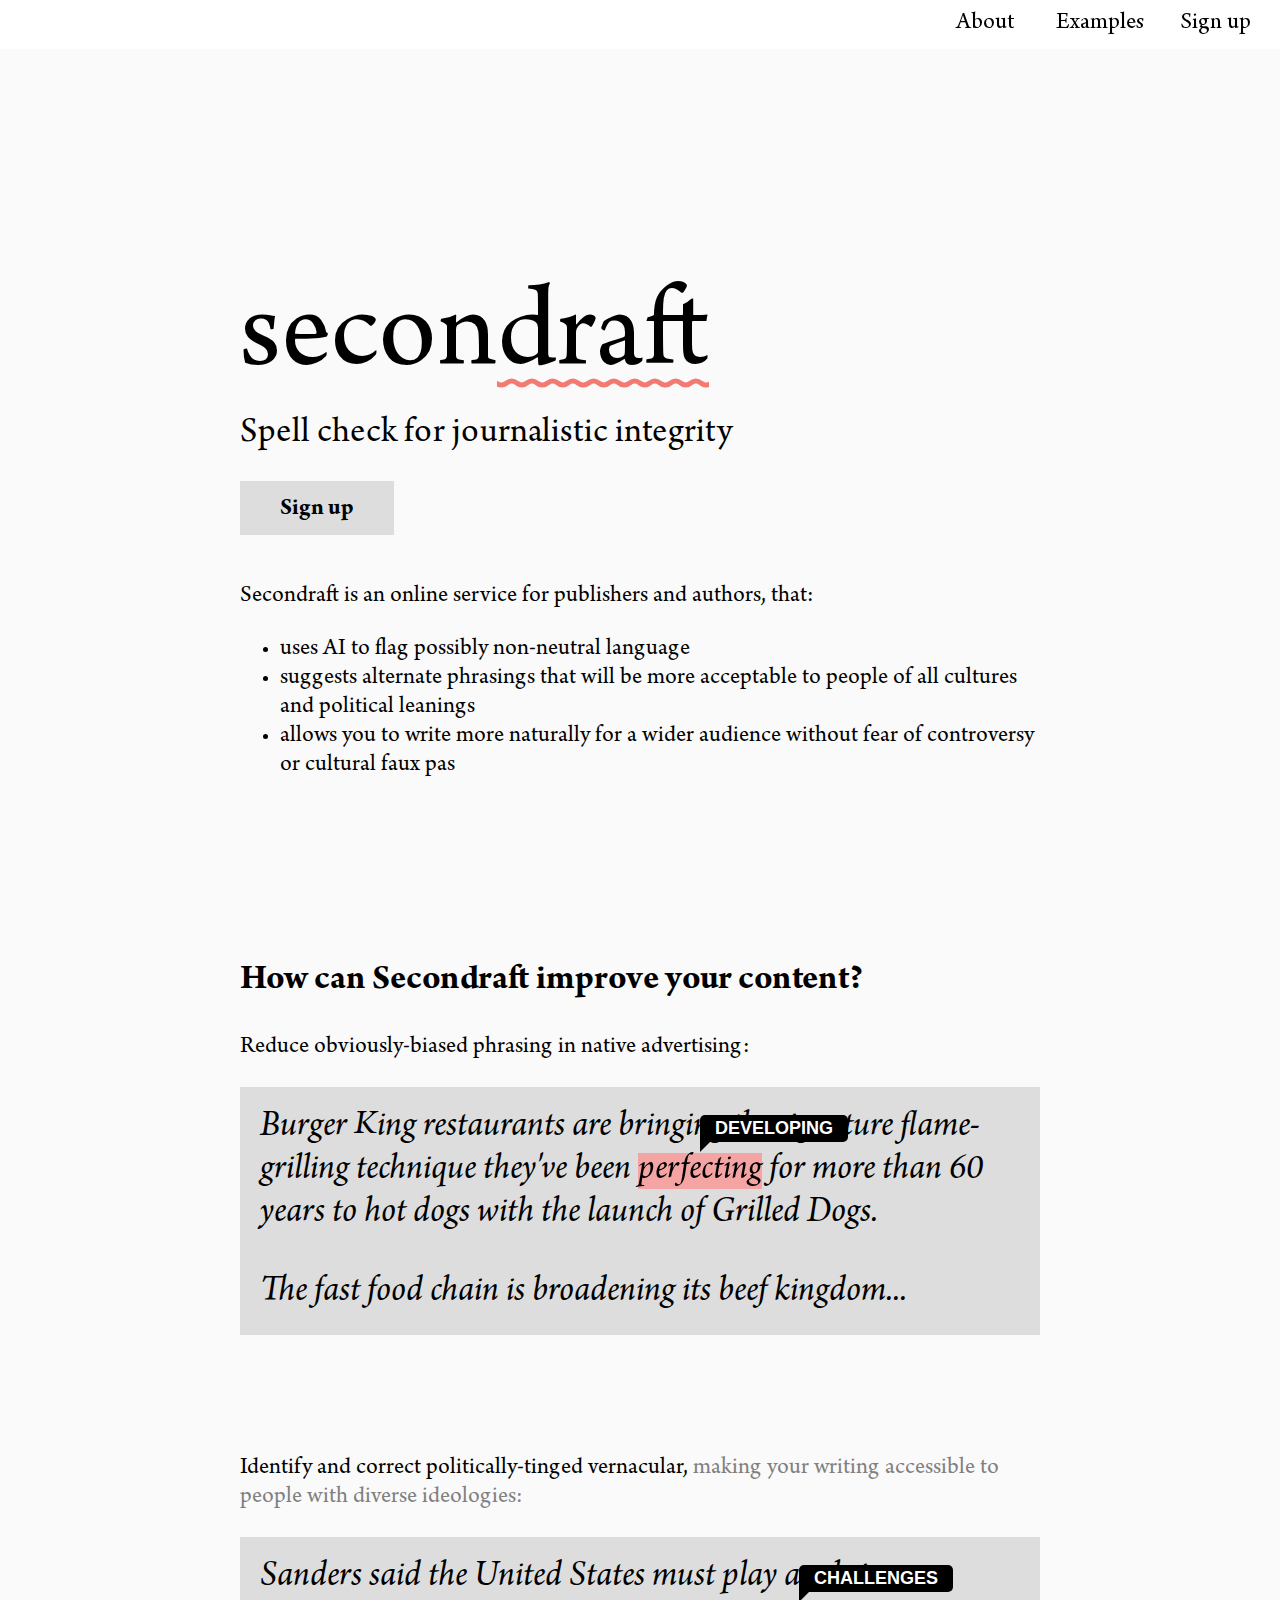
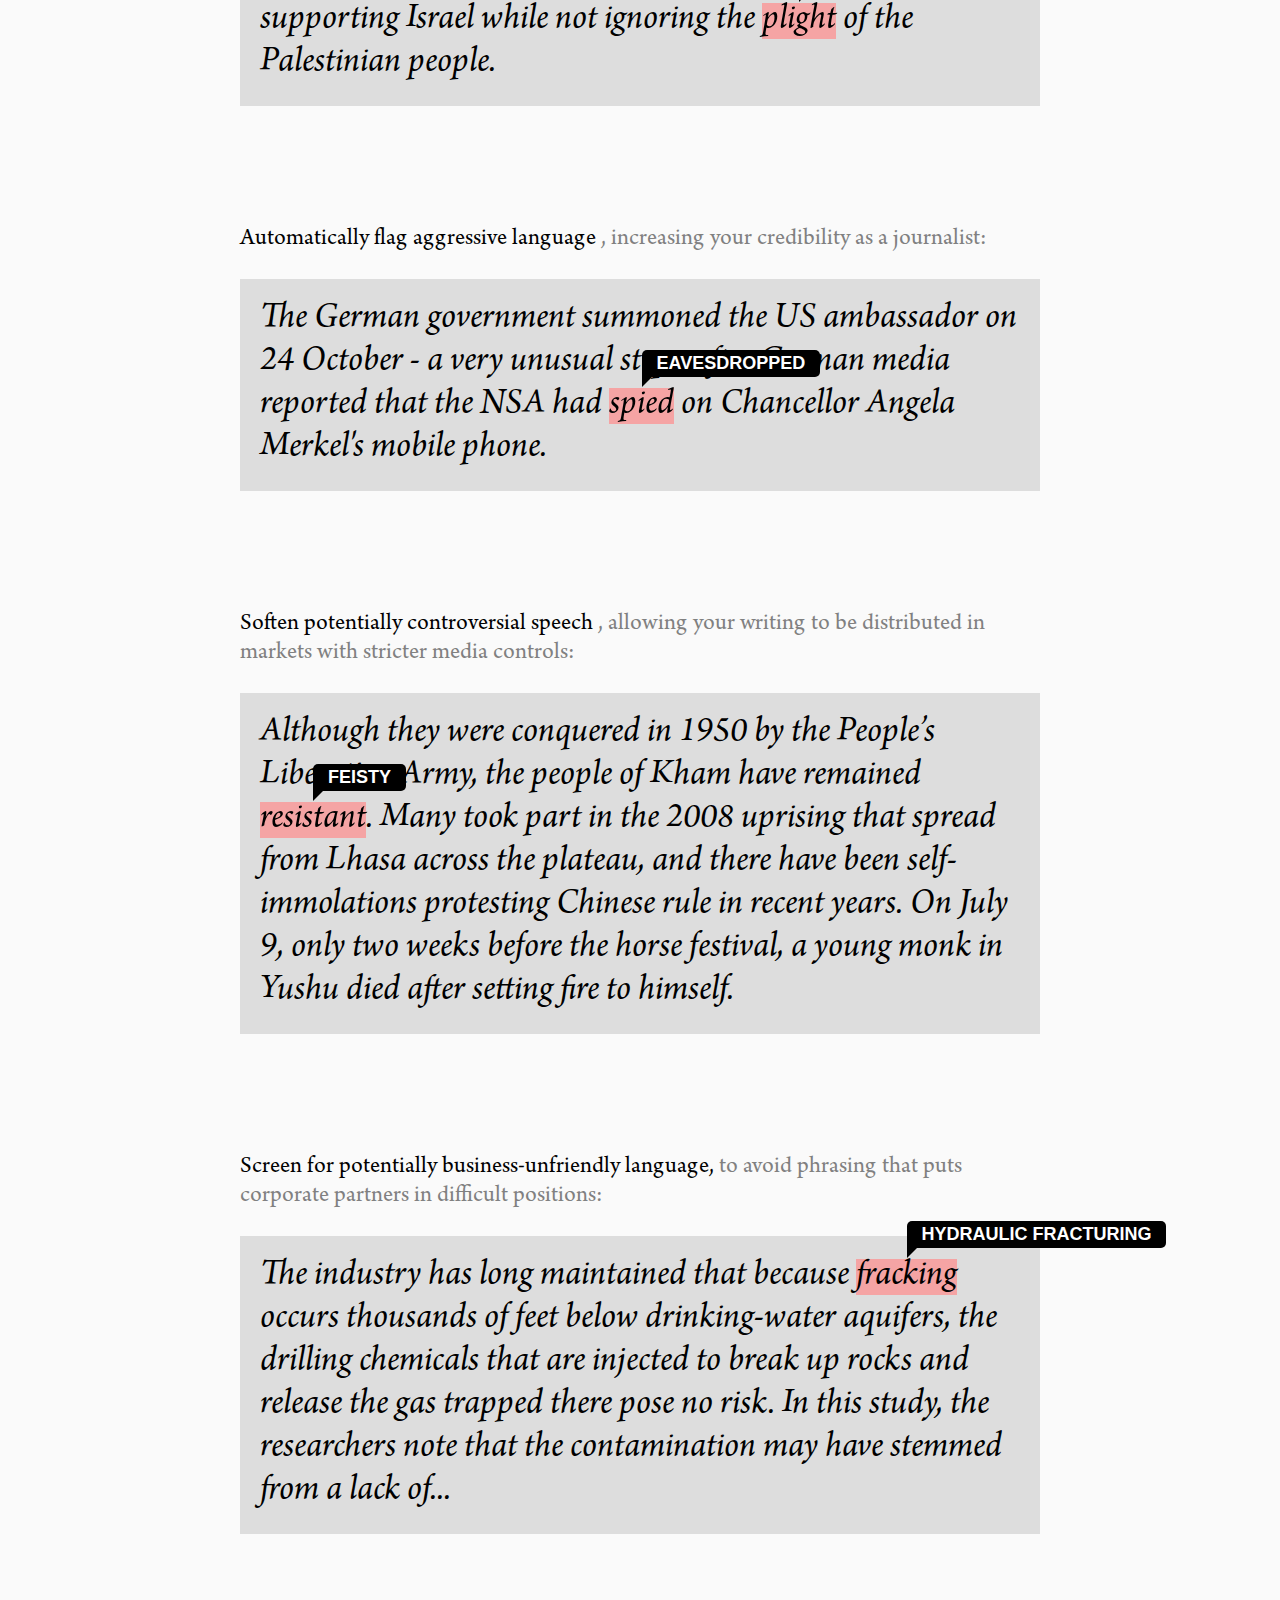
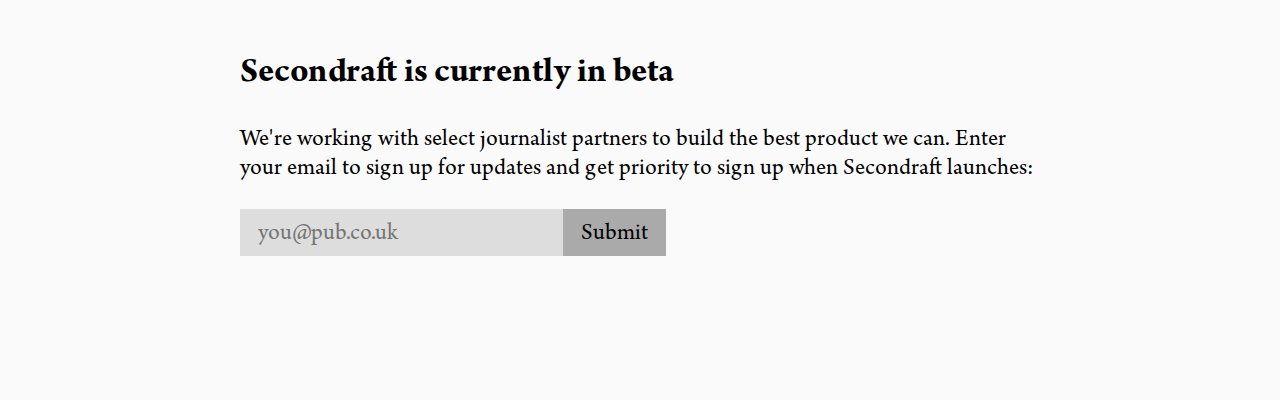
<file: index.html>
<!DOCTYPE html>
<html>
<head>
	<meta charset='utf-8'/>
	<link rel=stylesheet href='index.css'/>
	<!--<script src="https://use.typekit.net/dqi8pgs.js"></script>
	<script>try{Typekit.load({ async: true });}catch(e){}</script>-->
	<title>Secondraft — spell check for journalistic integrity</title>
	<meta name="viewport" content="width=device-width, initial-scale=1"/>
</head>
<body>
	<div id='nav'>
		<a href='#about'>About</a>
		<a href='#examples'>Examples</a>
		<a href='#signup'>Sign up</a>
	</div>
	<div id='splash'>
		<h1>Secon<span class='squiggle-wide'>draft</span></h1>
		<h2>Spell check for journalistic integrity</h2>
		<p><a class='button' href='#signup'>Sign up</a></p>
	</div>
	<p id='about'>Secondraft is an online service for publishers and authors, that:</p>
	<ul>
		<li>uses AI to flag possibly non-neutral language</li>
		<li>suggests alternate phrasings that will be more acceptable to people of all cultures and political leanings</li>
		<li>allows you to write more naturally for a wider audience without fear of controversy or cultural faux pas</li>
	</ul>
	<h2 id='how'>How can Secondraft improve your content?</h2>
	<section id='examples'>
		<h3>Reduce obviously-biased phrasing in native advertising:</h3>
		<div class='example'>
			<p>Burger King restaurants are bringing the signature flame-grilling technique they've been <span class='flagged' data-replace='developing'>perfecting</span> for more than 60 years to hot dogs with the launch of Grilled Dogs.</p>
			<p>The fast food chain is broadening its beef kingdom...</p>
		</div>
	</section>
	<section>
		<h3>Identify and correct politically-tinged vernacular, <span>making your writing accessible to people with diverse ideologies:</span></h3>
		<div class='example'>
			<p>Sanders said the United States must play a role in supporting Israel while not ignoring the <span class='flagged' data-replace='challenges'>plight</span> of the Palestinian people.</p>
		</div>
	</section>
	<section>
		<h3>Automatically flag aggressive language <span>, increasing your credibility as a journalist:</span></h3>
		<div class='example'>
			<p>The German government summoned the US ambassador on 24 October - a very unusual step - after German media reported that the NSA had <span class='flagged' data-replace='eavesdropped'>spied</span> on Chancellor Angela Merkel's mobile phone.</p>
		</div>
	</section>
	<section>
		<h3>Soften potentially controversial speech <span>, allowing your writing to be distributed in markets with stricter media controls:</span></h3>
		<div class='example'>
			<p>Although they were conquered in 1950 by the People’s Liberation Army, the people of Kham have remained <span class='flagged' data-replace='feisty'>resistant</span>. Many took part in the 2008 uprising that spread from Lhasa across the plateau, and there have been self-immolations protesting Chinese rule in recent years. On July 9, only two weeks before the horse festival, a young monk in Yushu died after setting fire to himself.</p>
		</div>
	</section>
	<section>
		<h3>Screen for potentially business-unfriendly language, <span>to avoid phrasing that puts corporate partners in difficult positions:</span></h3>
		<div class='example'>
			<p>The industry has long maintained that because <span class='flagged' data-replace='hydraulic&nbsp;fracturing'>fracking</span> occurs thousands of feet below drinking-water aquifers, the drilling chemicals that are injected to break up rocks and release the gas trapped there pose no risk. In this study, the researchers note that the contamination may have stemmed from a lack of...</p>
		</div>
	</section>
	<section id='signup'>
		<h2>Secondraft is currently in beta</h2>
		<p>We're working with select journalist partners to build the best product we can. Enter your email to sign up for updates and get priority to sign up when Secondraft launches:</p>
		<form>
			<input type='email' placeholder='you@pub.co.uk'/><input type=submit value='Submit'/>
		</form>
	</section>
</body>
</html>
</file>
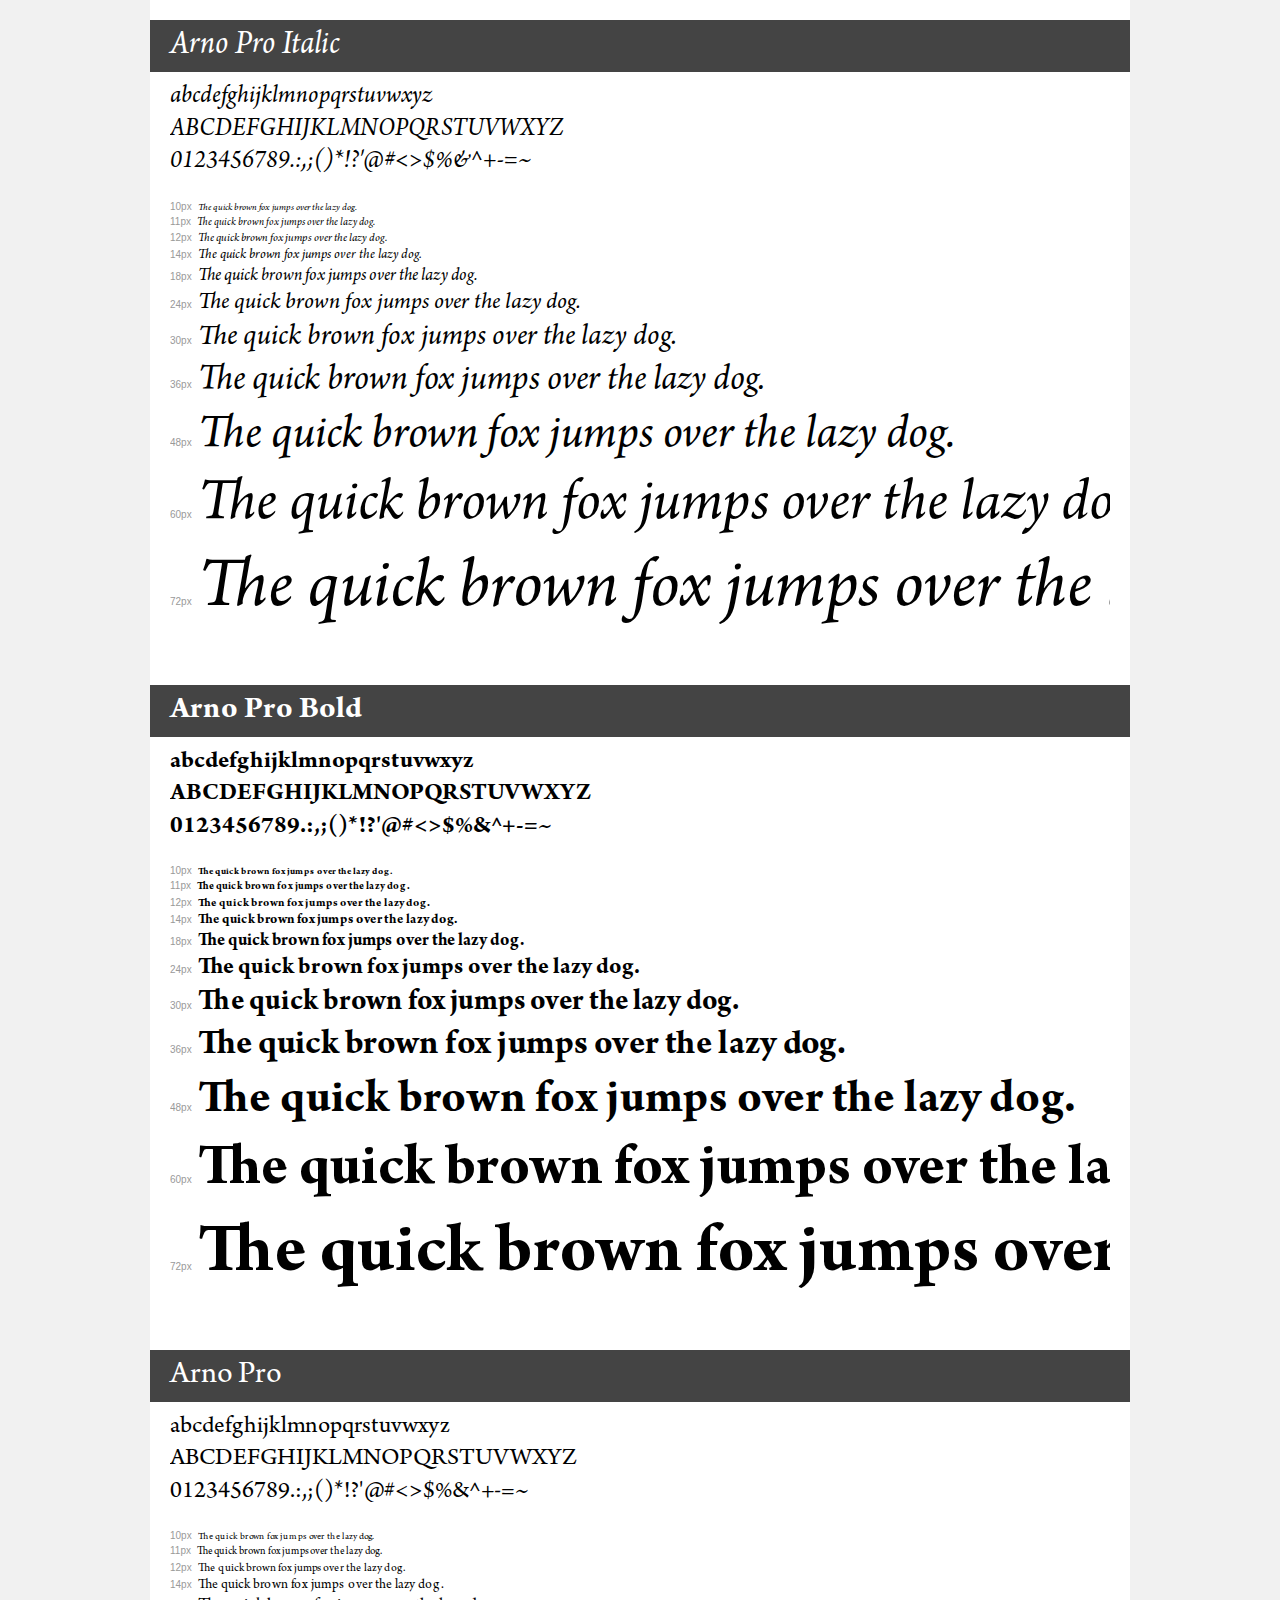
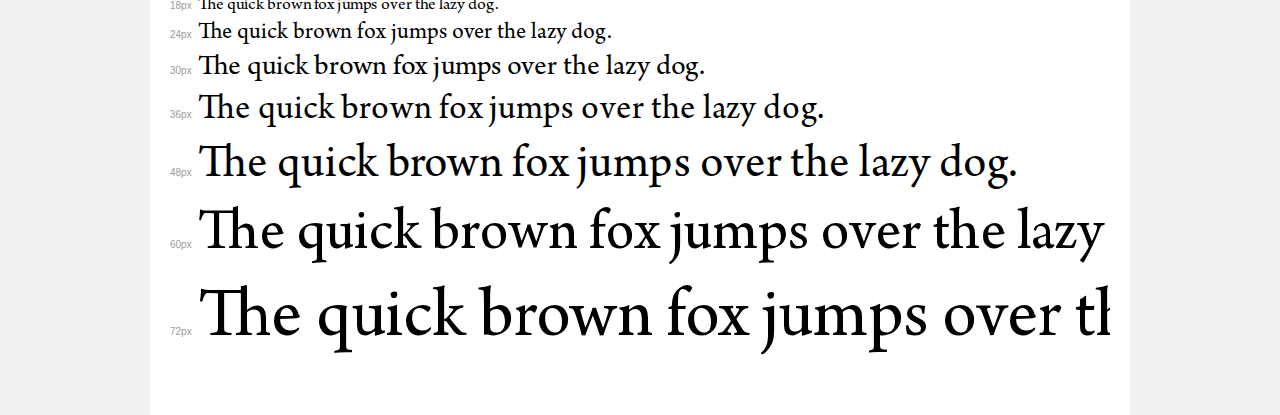
<file: transfonter/demo.html>
<!DOCTYPE html>
<html>
<head>
	<meta charset="utf-8">
	<title>Transfonter demo</title>
	<link href="stylesheet.css" rel="stylesheet">
	<style>
		/*
		http://meyerweb.com/eric/tools/css/reset/
		v2.0 | 20110126
		License: none (public domain)
		*/
		html, body, div, span, applet, object, iframe,
		h1, h2, h3, h4, h5, h6, p, blockquote, pre,
		a, abbr, acronym, address, big, cite, code,
		del, dfn, em, img, ins, kbd, q, s, samp,
		small, strike, strong, sub, sup, tt, var,
		b, u, i, center,
		dl, dt, dd, ol, ul, li,
		fieldset, form, label, legend,
		table, caption, tbody, tfoot, thead, tr, th, td,
		article, aside, canvas, details, embed,
		figure, figcaption, footer, header, hgroup,
		menu, nav, output, ruby, section, summary,
		time, mark, audio, video {
			margin: 0;
			padding: 0;
			border: 0;
			font-size: 100%;
			font: inherit;
			vertical-align: baseline;
		}
		/* HTML5 display-role reset for older browsers */
		article, aside, details, figcaption, figure,
		footer, header, hgroup, menu, nav, section {
			display: block;
		}
		body {
			line-height: 1;
		}
		ol, ul {
			list-style: none;
		}
		blockquote, q {
			quotes: none;
		}
		blockquote:before, blockquote:after,
		q:before, q:after {
			content: '';
			content: none;
		}
		table {
			border-collapse: collapse;
			border-spacing: 0;
		}
		/* common styles */
		body {
			background: #f1f1f1;
			color: #000;
		}
		.page {
			background: #fff;
			width: 940px;
			margin: 0 auto;
			padding: 20px 20px 0 20px;
			overflow: hidden;
		}
		.font-container {
			overflow-x: auto;
			overflow-y: hidden;
			margin-bottom: 40px;
			line-height: 1.3;
			white-space: nowrap;
			padding-bottom: 5px;
		}
		h1 {
			position: relative;
			background: #444;
			font-size: 32px;
			color: #fff;
			padding: 10px 20px;
			margin: 0 -20px 10px -20px;
		}
		.letters {
			font-size: 25px;
			margin-bottom: 20px;
		}
		.s10:before {
			content: '10px';
		}
		.s11:before {
			content: '11px';
		}
		.s12:before {
			content: '12px';
		}
		.s14:before {
			content: '14px';
		}
		.s18:before {
			content: '18px';
		}
		.s24:before {
			content: '24px';
		}
		.s30:before {
			content: '30px';
		}
		.s36:before {
			content: '36px';
		}
		.s48:before {
			content: '48px';
		}
		.s60:before {
			content: '60px';
		}
		.s72:before {
			content: '72px';
		}
		.s10:before, .s11:before, .s12:before, .s14:before,
		.s18:before, .s24:before, .s30:before, .s36:before,
		.s48:before, .s60:before, .s72:before {
			font-family: Arial, sans-serif;
			font-size: 10px;
			font-weight: normal;
			font-style: normal;
			color: #999;
			padding-right: 6px;
		}
		/* fonts demo styles */
		.demo-0 {
			font-family: 'ArnoPro';
			font-weight: normal;
			font-style: italic;
		}
		.demo-1 {
			font-family: 'ArnoPro';
			font-weight: bold;
			font-style: normal;
		}
		.demo-2 {
			font-family: 'ArnoPro';
			font-weight: normal;
			font-style: normal;
		}
	</style>
</head>
<body>
<div class="page">
	<div class="demo-0">
		<h1>Arno Pro Italic</h1>
		<div class="font-container">
			<p class="letters">
				abcdefghijklmnopqrstuvwxyz <br />
				ABCDEFGHIJKLMNOPQRSTUVWXYZ <br />				0123456789.:,;()*!?'@#<>$%&^+-=~
			</p>
			<p class="s10" style="font-size: 10px;">The quick brown fox jumps over the lazy dog.</p>
			<p class="s11" style="font-size: 11px;">The quick brown fox jumps over the lazy dog.</p>
			<p class="s12" style="font-size: 12px;">The quick brown fox jumps over the lazy dog.</p>
			<p class="s14" style="font-size: 14px;">The quick brown fox jumps over the lazy dog.</p>
			<p class="s18" style="font-size: 18px;">The quick brown fox jumps over the lazy dog.</p>
			<p class="s24" style="font-size: 24px;">The quick brown fox jumps over the lazy dog.</p>
			<p class="s30" style="font-size: 30px;">The quick brown fox jumps over the lazy dog.</p>
			<p class="s36" style="font-size: 36px;">The quick brown fox jumps over the lazy dog.</p>
			<p class="s48" style="font-size: 48px;">The quick brown fox jumps over the lazy dog.</p>
			<p class="s60" style="font-size: 60px;">The quick brown fox jumps over the lazy dog.</p>
			<p class="s72" style="font-size: 72px;">The quick brown fox jumps over the lazy dog.</p>
		</div>
	</div>
	<div class="demo-1">
		<h1>Arno Pro Bold</h1>
		<div class="font-container">
			<p class="letters">
				abcdefghijklmnopqrstuvwxyz <br />
				ABCDEFGHIJKLMNOPQRSTUVWXYZ <br />				0123456789.:,;()*!?'@#<>$%&^+-=~
			</p>
			<p class="s10" style="font-size: 10px;">The quick brown fox jumps over the lazy dog.</p>
			<p class="s11" style="font-size: 11px;">The quick brown fox jumps over the lazy dog.</p>
			<p class="s12" style="font-size: 12px;">The quick brown fox jumps over the lazy dog.</p>
			<p class="s14" style="font-size: 14px;">The quick brown fox jumps over the lazy dog.</p>
			<p class="s18" style="font-size: 18px;">The quick brown fox jumps over the lazy dog.</p>
			<p class="s24" style="font-size: 24px;">The quick brown fox jumps over the lazy dog.</p>
			<p class="s30" style="font-size: 30px;">The quick brown fox jumps over the lazy dog.</p>
			<p class="s36" style="font-size: 36px;">The quick brown fox jumps over the lazy dog.</p>
			<p class="s48" style="font-size: 48px;">The quick brown fox jumps over the lazy dog.</p>
			<p class="s60" style="font-size: 60px;">The quick brown fox jumps over the lazy dog.</p>
			<p class="s72" style="font-size: 72px;">The quick brown fox jumps over the lazy dog.</p>
		</div>
	</div>
	<div class="demo-2">
		<h1>Arno Pro</h1>
		<div class="font-container">
			<p class="letters">
				abcdefghijklmnopqrstuvwxyz <br />
				ABCDEFGHIJKLMNOPQRSTUVWXYZ <br />				0123456789.:,;()*!?'@#<>$%&^+-=~
			</p>
			<p class="s10" style="font-size: 10px;">The quick brown fox jumps over the lazy dog.</p>
			<p class="s11" style="font-size: 11px;">The quick brown fox jumps over the lazy dog.</p>
			<p class="s12" style="font-size: 12px;">The quick brown fox jumps over the lazy dog.</p>
			<p class="s14" style="font-size: 14px;">The quick brown fox jumps over the lazy dog.</p>
			<p class="s18" style="font-size: 18px;">The quick brown fox jumps over the lazy dog.</p>
			<p class="s24" style="font-size: 24px;">The quick brown fox jumps over the lazy dog.</p>
			<p class="s30" style="font-size: 30px;">The quick brown fox jumps over the lazy dog.</p>
			<p class="s36" style="font-size: 36px;">The quick brown fox jumps over the lazy dog.</p>
			<p class="s48" style="font-size: 48px;">The quick brown fox jumps over the lazy dog.</p>
			<p class="s60" style="font-size: 60px;">The quick brown fox jumps over the lazy dog.</p>
			<p class="s72" style="font-size: 72px;">The quick brown fox jumps over the lazy dog.</p>
		</div>
	</div>
</div>
</body>
</html>
</file>
<file: index.css>
@import url(transfonter/stylesheet.css);

html, body {
	height: 100%;
}

body {
	font-size: 1.5em;
	font-family: "ArnoPro", 'Palatino', serif;
	width: 90%;
	max-width: 800px;
	margin: auto;
	background-color: rgba(250,250,250,1);
}

#nav {
	position: fixed;
	background-color: rgba(255,255,255,0.85);
	width: 100%;
	top: 0;
	left: 0;
	text-align: right;
	box-sizing: border-box;
	padding-right: 10px;
}
#nav a {
	display: inline-block;
	margin: 10px;
	text-decoration: none;
	color: inherit;
	width: 90px;
	text-align: center;
}
#nav a:hover {
	text-transform: uppercase;
}

#splash {
	margin-top: 30vh;
	margin-bottom: 2em;
}

#splash h1 {
	font-size: 3em;
	font-weight: normal;
	text-transform: lowercase;
	margin: 0;
}
#splash h2 {
	margin-top: 0;
	margin-bottom: 0;
	font-weight: normal;
}

@media screen and (min-width: 600px) {
	#splash h1 {
		font-size: 5em;
	}
}

@media screen and (max-width: 600px) {
	#splash h2 {
		font-size: 1.25em;
	}
}

.squiggle {
	background-image: url('squig.svg');
	background-position: 50% 87%;
	background-repeat: repeat-x;
}
.squiggle-medium {
	display: inline-block;
	background-image: url('squig.svg');
	background-position: 50% 77%;
	background-repeat: repeat-x;
}

.squiggle-wide {
	display: inline-block;
	background-image: url('squig-wide.svg');
	background-position: 50% 81%;
	background-repeat: repeat-x;
}

#how {
	margin-top: 5em;
}
section {
	margin-bottom: 5em;
}
h3 {
	margin: 0;
	font-weight: normal;
	/*text-transform: uppercase;*/
	font-size: 1em;
	margin-bottom: 1em;
}
h3 span {
	color: gray;
	text-transform: none;
}

.button {
	background-color: #ddd;
	display: inline-block;
	padding: 10px 40px;
	padding-top: 15px;
	color: inherit;
	text-decoration: none;
	font-weight: bold;
}

.button:hover {
	background-color: #ccc;
}

.example {
	background-color: #ddd;
	padding: 20px;
	font-style: italic;
}
@media screen and (min-width: 600px) {
	.example {
		font-size: 1.5em;
	}
}
.example p:first-child {
	margin-top: 0;
}
.example p:last-child {
	margin-bottom: 0;
}

#signup {
	padding-bottom: 6em;
}

input {
	appearance: none;
	-webkit-appearance: none;
	border: none;
	padding: 6px 18px;
	padding-top: 12px;
	font-size: 1em;
	font-family: inherit;
	background-color: #ddd;
	outline: none;
	border-radius: 0;
}
input[type=submit] {
	background-color: #aaa;
}
input[type=submit]:hover {
	background-color: #999;
}

.flagged {
	background-color: rgba(255,140,140,0.7);
	position: relative;
}

.flagged:before {
	position: absolute;
	top: -2.1em;
	left: 50%;
	background-color: black;
	color: white;
	content: attr(data-replace);
	border-radius: 5px 5px 5px 0px;
	padding: 3px 15px;
	font-family: sans-serif;
	font-style: normal;
	text-transform: uppercase;
	font-size: 0.5em;
	font-weight: bold;
}
.flagged:after {
	content: " ";
	width: 0;
	height: 0;
	border-style: solid;
	border-width: 10px 10px 0 0;
	border-color: #000000 transparent transparent transparent;
	left: 50%;
	top: -0.3em;
	position: absolute;
}
</file>
<file: transfonter/stylesheet.css>
/* This stylesheet generated by Transfonter (http://transfonter.org) on April 14, 2016 7:17 AM */

@font-face {
	font-family: 'ArnoPro';
	src: url('ArnoPro-Italic.eot');
	src: url('ArnoPro-Italic.eot?#iefix') format('embedded-opentype'),
		url('ArnoPro-Italic.woff') format('woff'),
		url('ArnoPro-Italic.ttf') format('truetype');
	font-weight: normal;
	font-style: italic;
}

@font-face {
	font-family: 'ArnoPro';
	src: url('ArnoPro-Bold.eot');
	src: url('ArnoPro-Bold.eot?#iefix') format('embedded-opentype'),
		url('ArnoPro-Bold.woff') format('woff'),
		url('ArnoPro-Bold.ttf') format('truetype');
	font-weight: bold;
	font-style: normal;
}

@font-face {
	font-family: 'ArnoPro';
	src: url('ArnoPro-Regular.eot');
	src: url('ArnoPro-Regular.eot?#iefix') format('embedded-opentype'),
		url('ArnoPro-Regular.woff') format('woff'),
		url('ArnoPro-Regular.ttf') format('truetype');
	font-weight: normal;
	font-style: normal;
}
</file>
